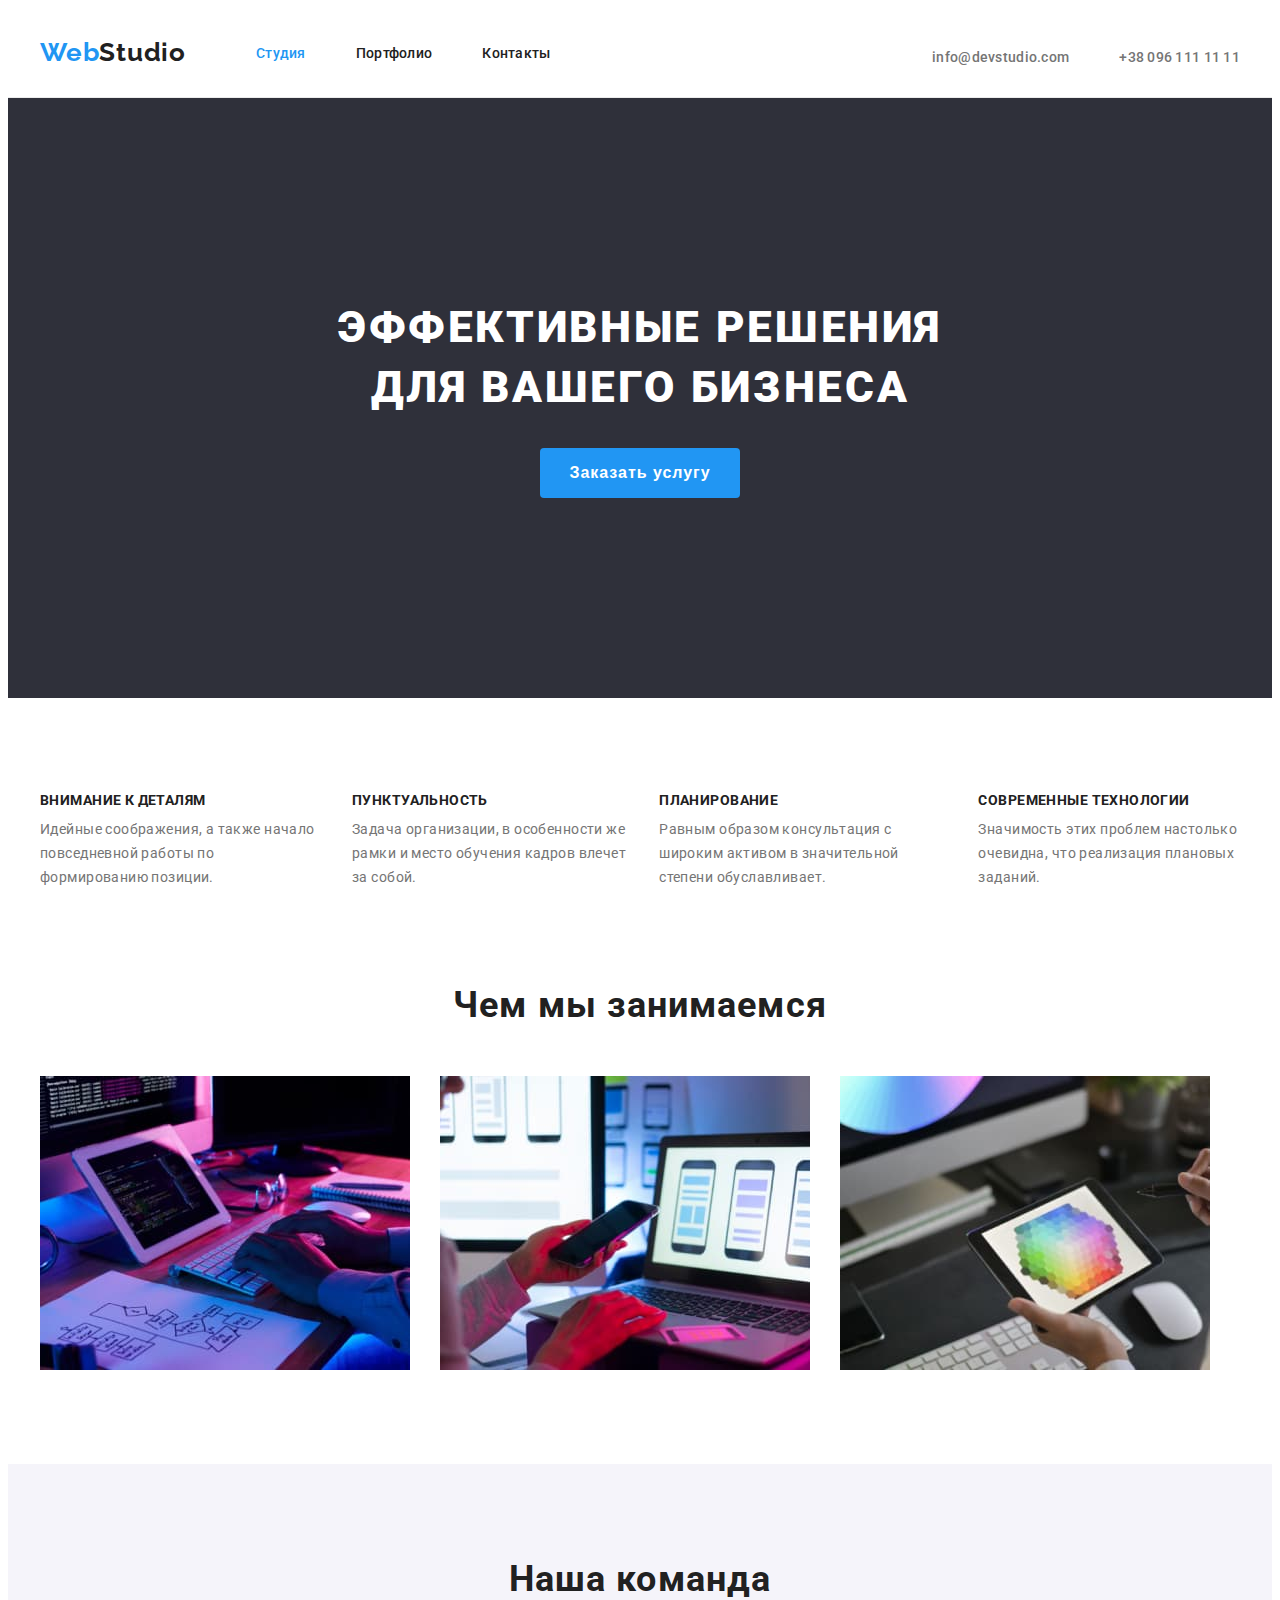
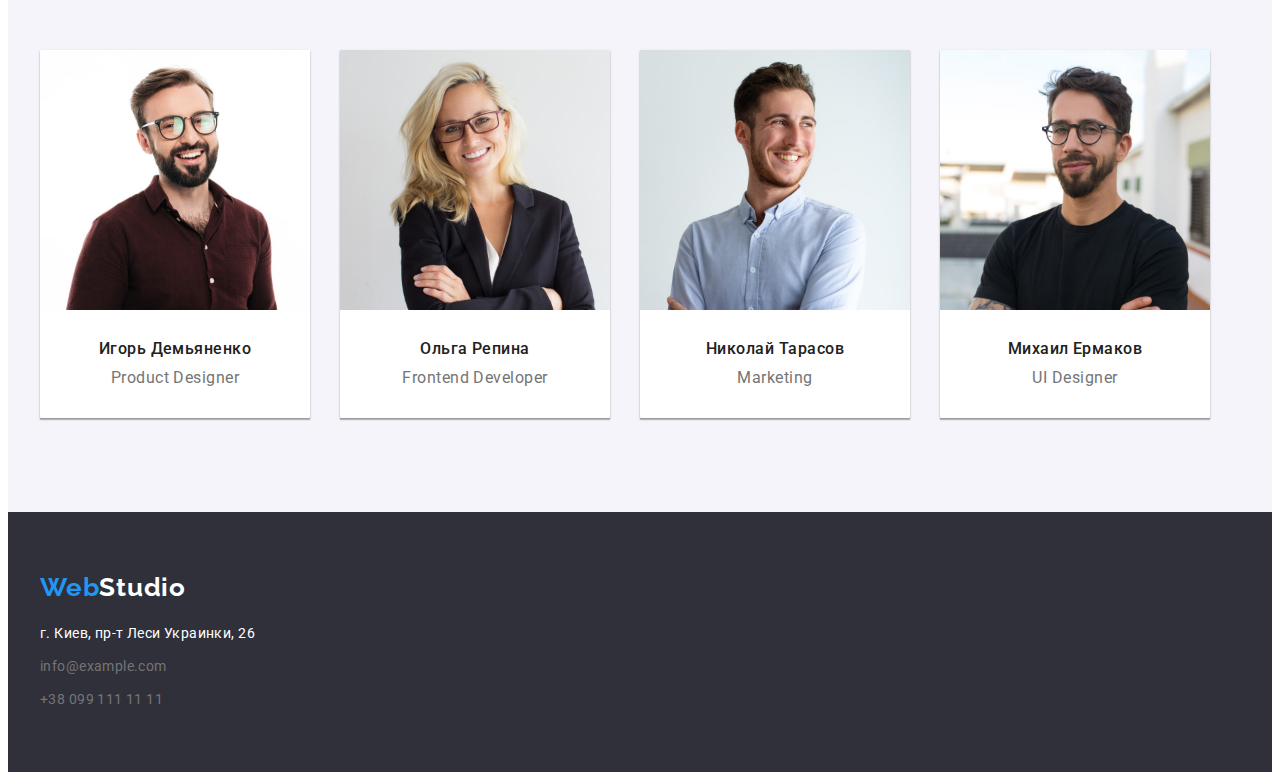
<file: index.html>
<!DOCTYPE html>
<html lang="ru">
  <head>
    <meta charset="UTF-8" />
    <meta http-equiv="X-UA-Compatible" content="IE=edge" />
    <meta name="viewport" content="width=device-width, initial-scale=1.0" />
    <link
      rel="stylesheet"
      href="https://cdnjs.cloudflare.com/ajax/libs/modern-normalize/1.1.0/modern-normalize.min.css"
      integrity="sha512-wpPYUAdjBVSE4KJnH1VR1HeZfpl1ub8YT/NKx4PuQ5NmX2tKuGu6U/JRp5y+Y8XG2tV+wKQpNHVUX03MfMFn9Q=="
      crossorigin="anonymous"
      referrerpolicy="no-referrer"
    />
    <link rel="preconnect" href="https://fonts.googleapis.com" />
    <link rel="preconnect" href="https://fonts.gstatic.com" crossorigin />
    <link
      href="https://fonts.googleapis.com/css2?family=Raleway:wght@700&family=Roboto:wght@400;500;700;900&display=swap"
      rel="stylesheet"
    />
    <link rel="stylesheet" href="./css/style.css" />
    <title>Веб-студия</title>
  </head>
  <body>
    <header class="header">
      <div class="container">
        <nav class="header-navigation">
          <a class="header-logo-link link" lang="en" href="./index.html"
            ><span class="header-logo-span">Web</span>Studio</a
          >
          <ul class="nav-list">
            <li class="nav-item">
              <a class="nav-link-studio link" href="">Студия</a>
            </li>
            <li class="nav-item">
              <a class="nav-link link" href="./portfolio.html">Портфолио</a>
            </li>
            <li class="nav-item">
              <a class="nav-link link" href="">Контакты</a>
            </li>
          </ul>
        </nav>
        <ul class="contacts">
          <li class="contacts-item">
            <a class="contacts-link link" lang="en" href="mailto:info@devstudio.com"
              >info@devstudio.com</a
            >
          </li>
          <li class="contacts-item">
            <a class="contacts-link link" lang="en" href="tel:+380961111111">+38 096 111 11 11</a>
          </li>
        </ul>
      </div>
    </header>
    <main>
      <section class="hero">
        <div class="container">
          <h1 class="hero-title">
            Эффективные решения<br />
            для вашего бизнеса
          </h1>
          <button class="hero-button" type="button">
            <span class="hero-button-text">Заказать услугу</span>
          </button>
        </div>
      </section>
      <section class="section">
        <div class="container">
          <h2 class="visually-hidden">Преимущества</h2>
          <ul class="advantages">
            <li class="advantages-item">
              <h3 class="advantages-title">Внимание к деталям</h3>
              <p class="advantages-text">
                Идейные соображения, а также начало повседневной работы по формированию позиции.
              </p>
            </li>
            <li class="advantages-item">
              <h3 class="advantages-title">Пунктуальность</h3>
              <p class="advantages-text">
                Задача организации, в особенности же рамки и место обучения кадров влечет за собой.
              </p>
            </li>
            <li class="advantages-item">
              <h3 class="advantages-title">Планирование</h3>
              <p class="advantages-text">
                Равным образом консультация с широким активом в значительной степени обуславливает.
              </p>
            </li>
            <li class="advantages-item">
              <h3 class="advantages-title">Современные технологии</h3>
              <p class="advantages-text">
                Значимость этих проблем настолько очевидна, что реализация плановых заданий.
              </p>
            </li>
          </ul>
        </div>
      </section>
      <section class="works section">
        <div class="container">
          <h3 class="works-main-title">Чем мы занимаемся</h3>
          <ul class="works-list">
            <li class="works-item">
              <img
                class="works-image"
                src="./images/what-we-do/box-1.jpg"
                width="370"
                height="294"
                alt="Разработчик пишет код за компьютером"
              />
            </li>
            <li class="works-item">
              <img
                class="works-image"
                src="./images/what-we-do/box-2.jpg"
                width="370"
                height="294"
                alt="Маркетолог звонит клиенту"
              />
            </li>
            <li class="works-item">
              <img
                class="works-image"
                src="./images/what-we-do/box-3.jpg"
                width="370"
                height="294"
                alt="Дизайнер выбирает цвета на планшете"
              />
            </li>
          </ul>
        </div>
      </section>
      <section class="our-team section">
        <div class="container">
          <h3 class="our-team-main-title">Наша команда</h3>
          <ul class="our-team-list">
            <li class="our-team-item">
              <img
                class="our-team-image"
                src="./images/our-team/img-1.jpg"
                width="270"
                height="260"
                alt="Первый разработчик"
              />
              <div class="our-team-main">
                <h3 class="our-team-title">Игорь Демьяненко</h3>
                <p class="our-team-text" lang="en">Product Designer</p>
              </div>
            </li>
            <li class="our-team-item">
              <img
                class="our-team-image"
                src="./images/our-team/img-2.jpg"
                width="270"
                height="260"
                alt="Второй разработчик"
              />
              <div class="our-team-main">
                <h3 class="our-team-title">Ольга Репина</h3>
                <p class="our-team-text" lang="en">Frontend Developer</p>
              </div>
            </li>
            <li class="our-team-item">
              <img
                class="our-team-image"
                src="./images/our-team/img-3.jpg"
                width="270"
                height="260"
                alt="Третий разработчик"
              />
              <div class="our-team-main">
                <h3 class="our-team-title">Николай Тарасов</h3>
                <p class="our-team-text" lang="en">Marketing</p>
              </div>
            </li>
            <li class="our-team-item">
              <img
                class="our-team-image"
                src="./images/our-team/img-4.jpg"
                width="270"
                height="260"
                alt="Разработчик - номер 4"
              />
              <div class="our-team-main">
                <h3 class="our-team-title">Михаил Ермаков</h3>
                <p class="our-team-text" lang="en">UI Designer</p>
              </div>
            </li>
          </ul>
        </div>
      </section>
    </main>
    <footer class="footer">
      <div class="container">
        <a class="footer-logo-link link" lang="en" href="./index.html"
          ><span class="footer-logo-span">Web</span>Studio</a
        >
        <address class="footer-contacts">
          <ul class="footer-contacts-list">
            <li class="contacts-item">
              <a
                class="footer-contacts-link-address link"
                href="https://goo.gl/maps/NY4NsMwmjjie37fd9"
                rel="noopener noreferrer"
                target="_blank"
                >г. Киев, пр-т Леси Украинки, 26</a
              >
            </li>
            <li class="contacts-item">
              <a class="footer-contacts-link link" lang="en" href="mailto:info@example.com"
                >info@example.com</a
              >
            </li>
            <li class="contacts-item">
              <a class="footer-contacts-link link" href="tel:+380991111111">+38 099 111 11 11</a>
            </li>
          </ul>
        </address>
      </div>
    </footer>
  </body>
</html>
</file>
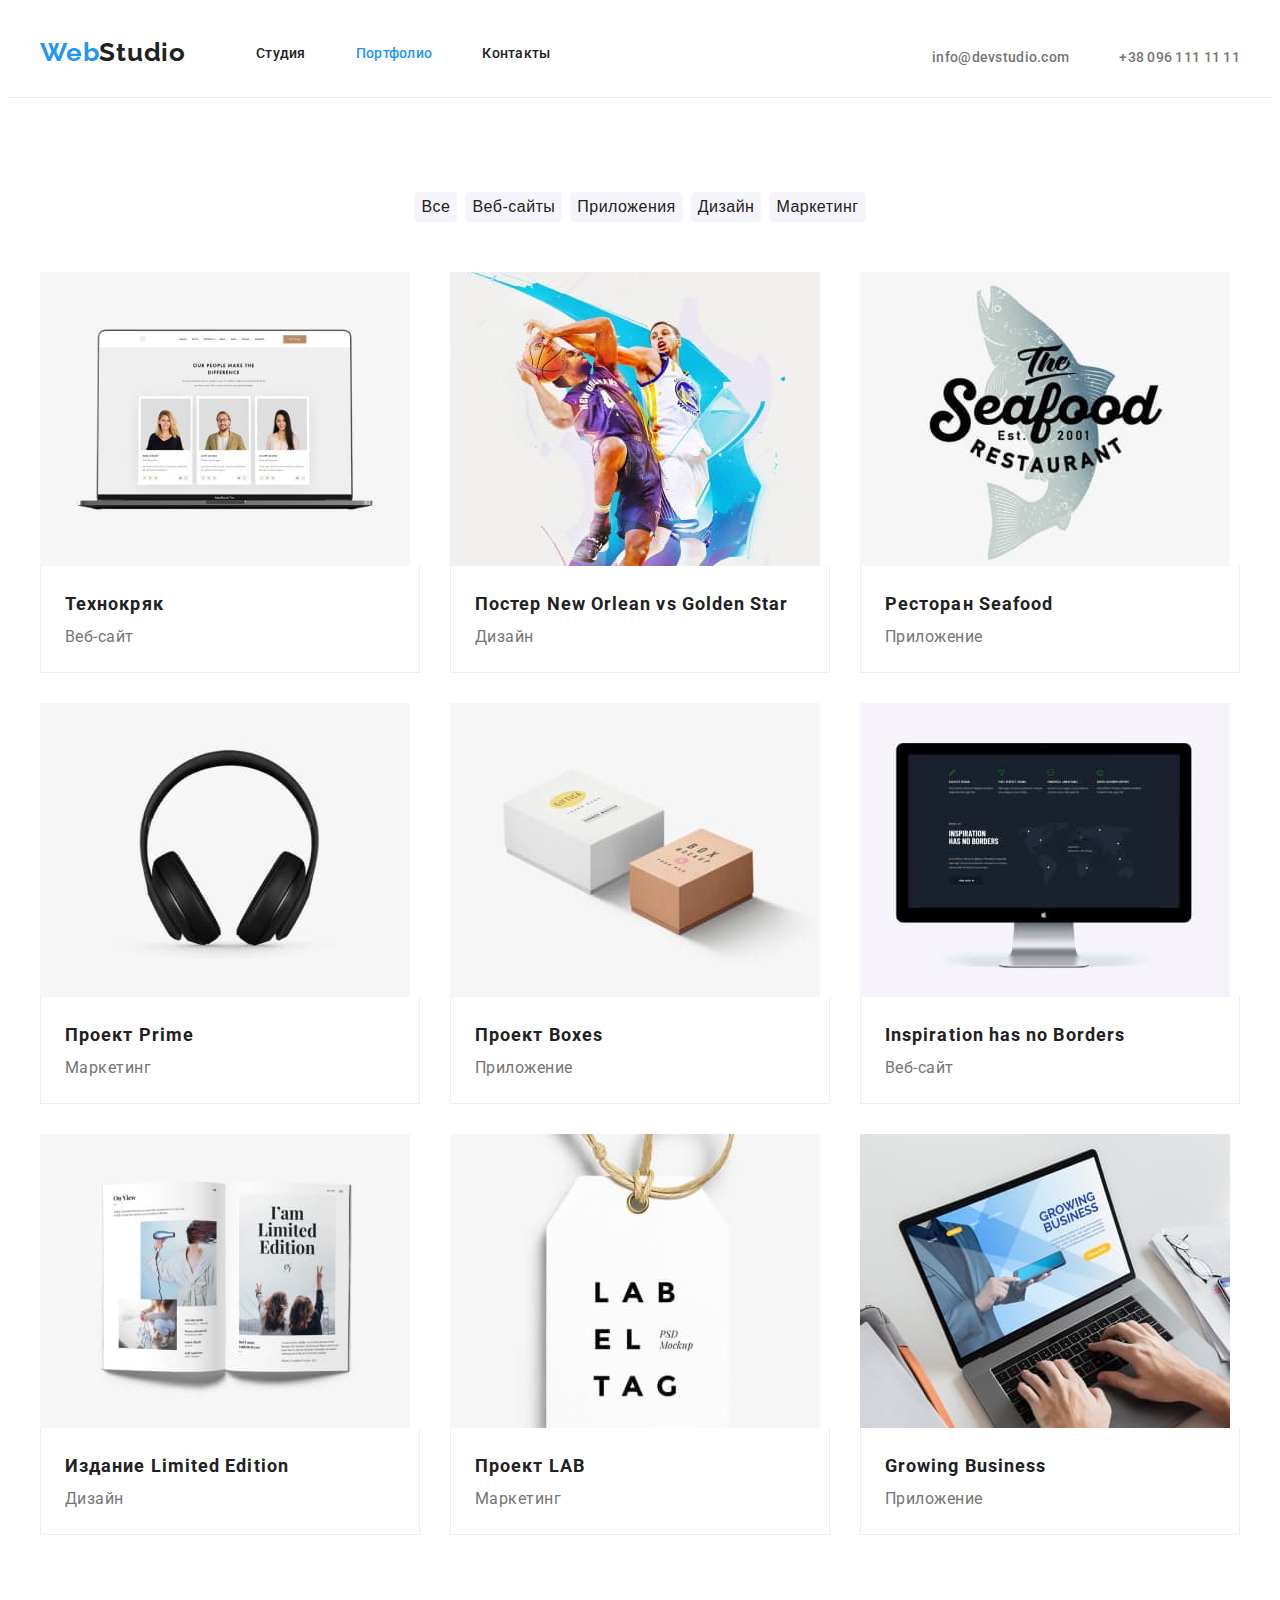
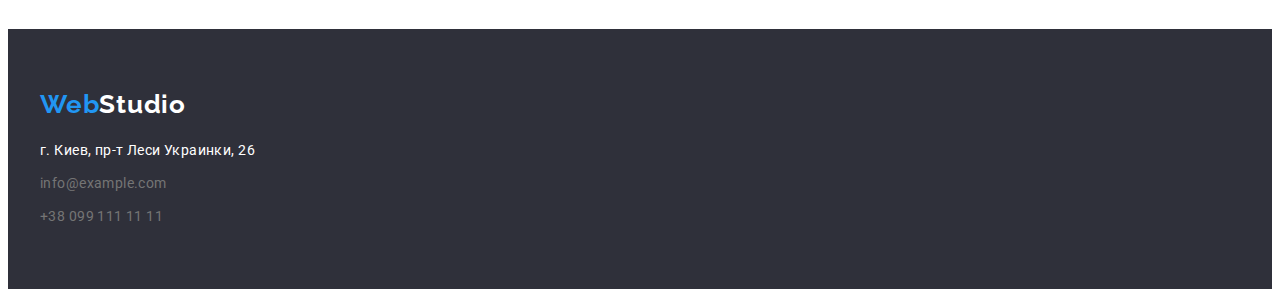
<file: portfolio.html>
<!DOCTYPE html>
<html lang="ru">
  <head>
    <meta charset="UTF-8" />
    <meta http-equiv="X-UA-Compatible" content="IE=edge" />
    <meta name="viewport" content="width=device-width, initial-scale=1.0" />
    <link
      rel="stylesheet"
      href="https://cdnjs.cloudflare.com/ajax/libs/modern-normalize/1.1.0/modern-normalize.min.css"
      integrity="sha512-wpPYUAdjBVSE4KJnH1VR1HeZfpl1ub8YT/NKx4PuQ5NmX2tKuGu6U/JRp5y+Y8XG2tV+wKQpNHVUX03MfMFn9Q=="
      crossorigin="anonymous"
      referrerpolicy="no-referrer"
    />
    <link rel="preconnect" href="https://fonts.googleapis.com" />
    <link rel="preconnect" href="https://fonts.gstatic.com" crossorigin />
    <link
      href="https://fonts.googleapis.com/css2?family=Raleway:wght@700&family=Roboto:wght@400;500;700;900&display=swap"
      rel="stylesheet"
    />
    <link rel="stylesheet" href="./css/style.css" />
    <title>Портфолио</title>
  </head>
  <body>
    <header class="header">
      <div class="container">
        <nav class="header-navigation">
          <a class="header-logo-link link" lang="en" href="./portfolio.html"
            ><span class="header-logo-span">Web</span>Studio</a
          >
          <ul class="nav-list">
            <li class="nav-item">
              <a class="nav-link link" href="./index.html">Студия</a>
            </li>
            <li class="nav-item">
              <a class="nav-link-portfolio link" href="./portfolio.html">Портфолио</a>
            </li>
            <li class="nav-item">
              <a class="nav-link link" href="">Контакты</a>
            </li>
          </ul>
        </nav>
         <ul class="contacts">
          <li class="contacts-item">
            <a class="contacts-link link" lang="en" href="mailto:info@devstudio.com"
              >info@devstudio.com</a
            >
          </li>
          <li class="contacts-item">
            <a class="contacts-link link" lang="en" href="tel:+380961111111">+38 096 111 11 11</a>
          </li>
          </ul>
    </header>
    <main>
      <section class="section">
        <div class="container">
          <ul class="filters">
            <li class="filters-item">
              <button type="button" class="filters-button">Все</button>
            </li>
            <li class="filters-item">
              <button type="button" class="filters-button">Веб-сайты</button>
            </li>
            <li class="filters-item">
              <button type="button" class="filters-button">Приложения</button>
            </li>
            <li class="filters-item">
              <button type="button" class="filters-button">Дизайн</button>
            </li>
            <li class="filters-item">
              <button type="button" class="filters-button">Маркетинг</button>
            </li>
          </ul>
          <ul class="projects">
            <li class="projects-item">
              <a class="projects-link link">
                <img
                  class="projects-image"
                  src="./images/our-company-projects/project-1.jpg"
                  width="370"
                  height="294"
                  alt="Первый проект"
                />
                <div class="projects-main">
                  <h2 class="projects-title">Технокряк</h2>
                  <p class="projects-text">Веб-сайт</p>
                </div>
              </a>
            </li>
            <li class="projects-item">
              <a class="projects-link link">
                <img
                  class="projects-image"
                  src="./images/our-company-projects/project-2.jpg"
                  width="370"
                  height="294"
                  alt="Второй проект"
                />
                <div class="projects-main">
                  <h2 class="projects-title">
                    Постер <span class="projects-span" lang="en">New Orlean vs Golden Star</span>
                  </h2>
                  <p class="projects-text">Дизайн</p>
                </div>
              </a>
            </li>
            <li class="projects-item">
              <a class="projects-link link">
                <img
                  class="projects-image"
                  src="./images/our-company-projects/project-3.jpg"
                  width="370"
                  height="294"
                  alt="Третий проект"
                />
                <div class="projects-main">
                  <h2 class="projects-title">
                    Ресторан <span class="projects-span" lang="en">Seafood</span>
                  </h2>
                  <p class="projects-text">Приложение</p>
                </div>
              </a>
            </li>
            <li class="projects-item">
              <a class="projects-link link">
                <img
                  class="projects-image"
                  src="./images/our-company-projects/project-4.jpg"
                  width="370"
                  height="294"
                  alt="Четвёртый проект"
                />
                <div class="projects-main">
                  <h2 class="projects-title">
                    Проект <span class="projects-span" lang="en">Prime</span>
                  </h2>
                  <p class="projects-text">Маркетинг</p>
                </div>
              </a>
            </li>
            <li class="projects-item">
              <a class="projects-link link">
                <img
                  class="projects-image"
                  src="./images/our-company-projects/project-5.jpg"
                  width="370"
                  height="294"
                  alt="Пятый проект"
                />
                <div class="projects-main">
                  <h2 class="projects-title">
                    Проект <span class="projects-span" lang="en">Boxes</span>
                  </h2>
                  <p class="projects-text">Приложение</p>
                </div>
              </a>
            </li>
            <li class="projects-item">
              <a class="projects-link link">
                <img
                  class="projects-image"
                  src="./images/our-company-projects/project-6.jpg"
                  width="370"
                  height="294"
                  alt="Шестой проект"
                />
                <div class="projects-main">
                  <h2 class="projects-title" lang="en">Inspiration has no Borders</h2>
                  <p class="projects-text">Веб-сайт</p>
                </div>
              </a>
            </li>
            <li class="projects-item">
              <a class="projects-link link">
                <img
                  class="projects-image"
                  src="./images/our-company-projects/project-7.jpg"
                  width="370"
                  height="294"
                  alt="Седьмой проект"
                />
                <div class="projects-main">
                  <h2 class="projects-title">
                    Издание <span class="projects-span" lang="en">Limited Edition</span>
                  </h2>
                  <p class="projects-text">Дизайн</p>
                </div>
              </a>
            </li>
            <li class="projects-item">
              <a class="projects-link link">
                <img
                  class="projects-image"
                  src="./images/our-company-projects/project-8.jpg"
                  width="370"
                  height="294"
                  alt="Восьмой проект"
                />
                <div class="projects-main">
                  <h2 class="projects-title">
                    Проект <span class="projects-span" lang="en">LAB</span>
                  </h2>
                  <p class="projects-text">Маркетинг</p>
                </div>
              </a>
            </li>
            <li class="projects-item">
              <a class="projects-link link">
                <img
                  class="projects-image"
                  src="./images/our-company-projects/project-9.jpg"
                  width="370"
                  height="294"
                  alt="Девятый проект"
                />
                <div class="projects-main">
                  <h2 class="projects-title" lang="en">Growing Business</h2>
                  <p class="projects-text">Приложение</p>
                </div>
              </a>
            </li>
          </ul>
        </div>
      </section>
    </main>
    <footer class="footer">
      <div class="container">
          <a class="footer-logo-link link" lang="en" href="./portfolio.html"
            ><span class="footer-logo-span">Web</span>Studio</a
          >
          <address class="footer-contacts">
            <ul class="footer-contacts-list">
              <li class="contacts-item">
                <a
                  class="footer-contacts-link-address link"
                  href="https://goo.gl/maps/Fyau3RTndr1kcrQs9"
                  rel="noopener noreferrer"
                >
                  г. Киев, пр-т Леси Украинки, 26</a
                >
              </li>
              <li class="contacts-item">
                <a class="footer-contacts-link link" lang="en" href="mailto:info@example.com"
                  >info@example.com</a
                >
              </li>
              <li class="contacts-item">
                <a class="footer-contacts-link link" href="tel:+380991111111">+38 099 111 11 11</a>
              </li>
            </ul>
          </address>
        </div>
    </footer>
  </body>
</html>
</file>
<file: css/style.css>
/* variables section */

:root {
  --main-text-color: #757575;
  --secondary-text-color: #212121;
  --tertiary-text-color: #ffffff;
  --border-color: #eeeeee;
  --header-border-color: #ececec;
  --accent-color: #2196f3;
  --hero-footer-bg-color: #2f303a;
  --our-team-bg-color: #f5f4fa;
}

/* general body selectors section */

body {
  font-family: 'Roboto', sans-serif;
}

p,
h1,
h2,
h3,
h4,
h5,
h6 {
  margin-top: 0;
  margin-bottom: 0;
}

ul {
  margin-top: 0;
  margin-bottom: 0;
  padding-left: 0;
  list-style: none;
}

img {
  display: block;
  max-width: 100%;
  height: auto;
}

/* repeating classes section */

.link {
  text-decoration: none;
}

.section {
  padding-top: 94px;
  padding-bottom: 94px;
}

/* CONTAINER */

.container {
  width: 1200px;
  padding-left: 15px;
  padding-right: 15px;
  margin: 0 auto;
}

.header .container {
  display: flex;
  align-items: center;
}

/* index.html */

/* header-section */

.header {
  background-color: var(--tertiary-text-color);
  border-bottom: 1px solid var(--header-border-color);
}

.header-logo-link {
  margin-right: 70px;
  padding-top: 24px;
  padding-bottom: 25px;
  font-family: 'Raleway', sans-serif;
  font-size: 26px;
  line-height: 1.17;
  font-weight: 700;
  letter-spacing: 0.03em;
  color: var(--secondary-text-color);
}

.header-logo-span {
  color: var(--accent-color);
}

/* nav-section */

.header-navigation {
  display: flex;
  align-items: center;
}

.nav-list {
  display: flex;
}

.nav-item:not(:last-child) {
  margin-right: 50px;
}

.nav-link,
.nav-link-studio,
.nav-link-portfolio {
  display: block;
  padding-top: 32px;
  padding-bottom: 32px;
  font-weight: 500;
  font-size: 14px;
  line-height: 1.17;
  letter-spacing: 0.02em;
  color: var(--secondary-text-color);
}

.nav-link-studio,
.nav-link-portfolio {
  color: var(--accent-color);
}

.nav-link:hover,
.nav-link:focus {
  color: var(--accent-color);
}

.contacts {
  display: flex;
  margin-left: auto;
}

.contacts-item:not(:last-child) {
  margin-right: 50px;
}

.contacts-link {
  display: block;
  padding-top: 32px;
  padding-bottom: 32px;
  font-weight: 500;
  font-size: 14px;
  line-height: 1.17;
  letter-spacing: 0.02em;
  color: var(--main-text-color);
}

.contacts-link:hover,
.contacts-link:focus {
  color: var(--accent-color);
}

/* main-section */

/* hero-section */

.hero {
  padding: 200px 0;
  background-color: var(--hero-footer-bg-color);
  text-align: center;
}

.hero-title {
  margin-bottom: 30px;
  text-transform: uppercase;
  font-family: 'Roboto', sans-serif;
  font-weight: 900;
  font-style: normal;
  font-size: 44px;
  line-height: 1.36;
  letter-spacing: 0.06em;
  color: var(--tertiary-text-color);
}

.hero-button {
  width: 200px;
  height: 50px;
  border-radius: 4px;
  background-color: var(--accent-color);
  border: transparent;
  cursor: pointer;
}

.hero-button-text {
  font-weight: 700;
  font-size: 16px;
  line-height: 1.875;
  letter-spacing: 0.06em;
  color: var(--tertiary-text-color);
}

.hero-button:hover,
.hero-button:focus {
  color: var(--tertiary-text-color);
  background-color: var(--accent-color);
  border: 1px solid var(--accent-color);
}

/* company-advantages-section */

.visually-hidden {
  position: absolute;
  clip: rect(0 0 0 0);
  width: 1px;
  height: 1px;
  margin: -1px;
}

.advantages {
  display: flex;
}

.advantages-item:not(:last-child) {
  margin-right: 30px;
}

.advantages-title {
  text-transform: uppercase;
  font-weight: 700;
  font-size: 14px;
  line-height: 1.17;
  letter-spacing: 0.03em;
  color: var(--secondary-text-color);
}

.advantages-text {
  margin-top: 10px;
  font-size: 14px;
  line-height: 1.71;
  letter-spacing: 0.03em;
  color: var(--main-text-color);
}

/* works-section */

.works {
  padding-top: 0;
}

.works-list {
  display: flex;
  margin-top: 50px;
}

.works-main-title {
  text-align: center;
  font-weight: 700;
  font-size: 36px;
  line-height: 1.17;
  letter-spacing: 0.03em;
  color: var(--secondary-text-color);
}

.works-item:not(:last-child) {
  margin-right: 30px;
}

/* our-team-section */

.our-team {
  background-color: var(--our-team-bg-color);
}

.our-team-main {
  border-radius: 0px 0px 4px 4px;
  background-color: var(--tertiary-text-color);
  padding-top: 30px;
  padding-bottom: 30px;
  text-align: center;
}

.our-team-item {
  box-shadow: 0px 1px 3px rgba(0, 0, 0, 0.12), 0px 1px 1px rgba(0, 0, 0, 0.14),
    0px 2px 1px rgba(0, 0, 0, 0.2);
}

.our-team-main-title {
  text-align: center;
  font-weight: 700;
  font-size: 36px;
  line-height: 1.17;
  letter-spacing: 0.03em;
  color: var(--secondary-text-color);
}

.our-team-list {
  display: flex;
  margin-top: 50px;
}

.our-team-item:not(:last-child) {
  margin-right: 30px;
}

.our-team-title {
  margin-bottom: 10px;
  font-weight: 500;
  font-size: 16px;
  line-height: 1.17;
  letter-spacing: 0.03em;
  color: var(--secondary-text-color);
}

.our-team-text {
  font-size: 16px;
  line-height: 1.17;
  letter-spacing: 0.03em;
  color: var(--main-text-color);
}

/* footer-section */

.footer {
  padding: 60px 0;
  background-color: var(--hero-footer-bg-color);
}

.footer-logo-link {
  font-family: 'Raleway', sans-serif;
  font-size: 26px;
  font-weight: 700;
  letter-spacing: 0.03em;
  color: var(--tertiary-text-color);
}

.footer-logo-span {
  color: var(--accent-color);
}

/* contacts-section */

.footer-contacts {
  margin-top: 20px;
  font-style: normal;
}

.footer-contacts-list {
  display: block;
}

.contacts-item {
  margin-top: 9px;
}

.footer-contacts-link {
  margin-top: 10px;
  font-size: 14px;
  line-height: 1.71;
  letter-spacing: 0.03em;
  color: var(--main-text-color);
}

.footer-contacts-link-address {
  font-size: 14px;
  line-height: 1.71;
  letter-spacing: 0.03em;
  color: var(--tertiary-text-color);
}

.footer-contacts-link:hover,
.footer-contacts-link:focus,
.footer-contacts-link-address:hover,
.footer-contacts-link-address:focus {
  color: var(--accent-color);
}

/* portfolio.html */

/* portfolio-section */

/* filters-section */

.filters {
  margin-bottom: 50px;
  display: flex;
  justify-content: center;
}

.filters-item:not(:first-child) {
  margin-left: 8px;
}

.filters-button {
  font-weight: 500;
  font-size: 16px;
  line-height: 1.625;
  letter-spacing: 0.03em;
  color: var(--secondary-text-color);
  border: 1px solid var(--our-team-bg-color);
  border-radius: 4px;
  cursor: pointer;
  background-color: var(--our-team-bg-color);
}

.filters-button:hover,
.filters-button:focus {
  box-shadow: 0px 3px 1px rgba(0, 0, 0, 0.1), 0px 1px 2px rgba(0, 0, 0, 0.08),
    0px 2px 2px rgba(0, 0, 0, 0.12);
  border: none;
  color: var(--tertiary-text-color);
  background-color: var(--accent-color);
}

/* projects-section */

.projects {
  display: flex;
  flex-wrap: wrap;
  margin-top: -30px;
  margin-left: -30px;
}

.projects-item {
  margin-top: 30px;
  margin-left: 30px;
  flex-basis: calc((100% - 90px) / 3);
}

.projects-main {
  padding: 20px 24px 20px 24px;
  border-left: 1px solid #eeeeee;
  border-bottom: 1px solid #eeeeee;
  border-right: 1px solid #eeeeee;
}

.projects-title {
  font-size: 18px;
  line-height: 2;
  letter-spacing: 0.06em;
  color: var(--secondary-text-color);
}

.projects-text {
  font-size: 16px;
  line-height: 1.875;
  letter-spacing: 0.03em;
  color: var(--main-text-color);
}
</file>
